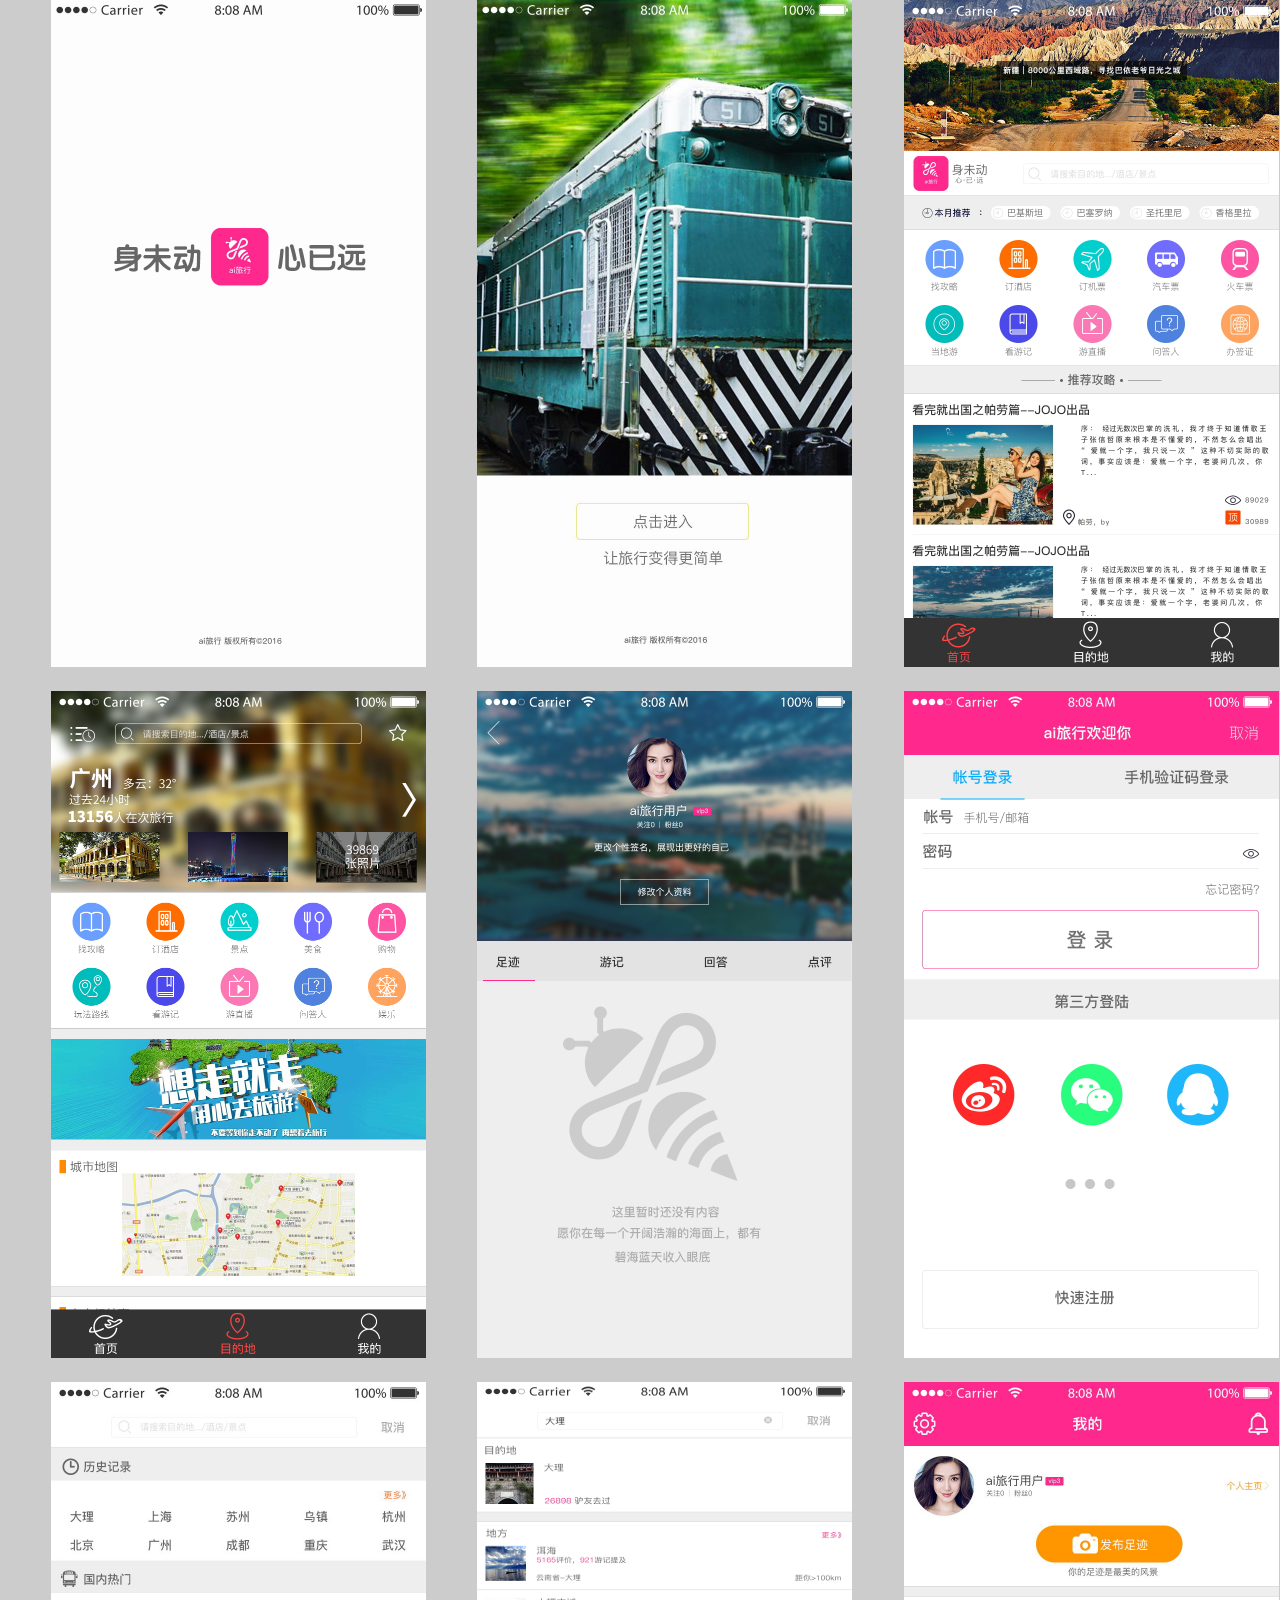
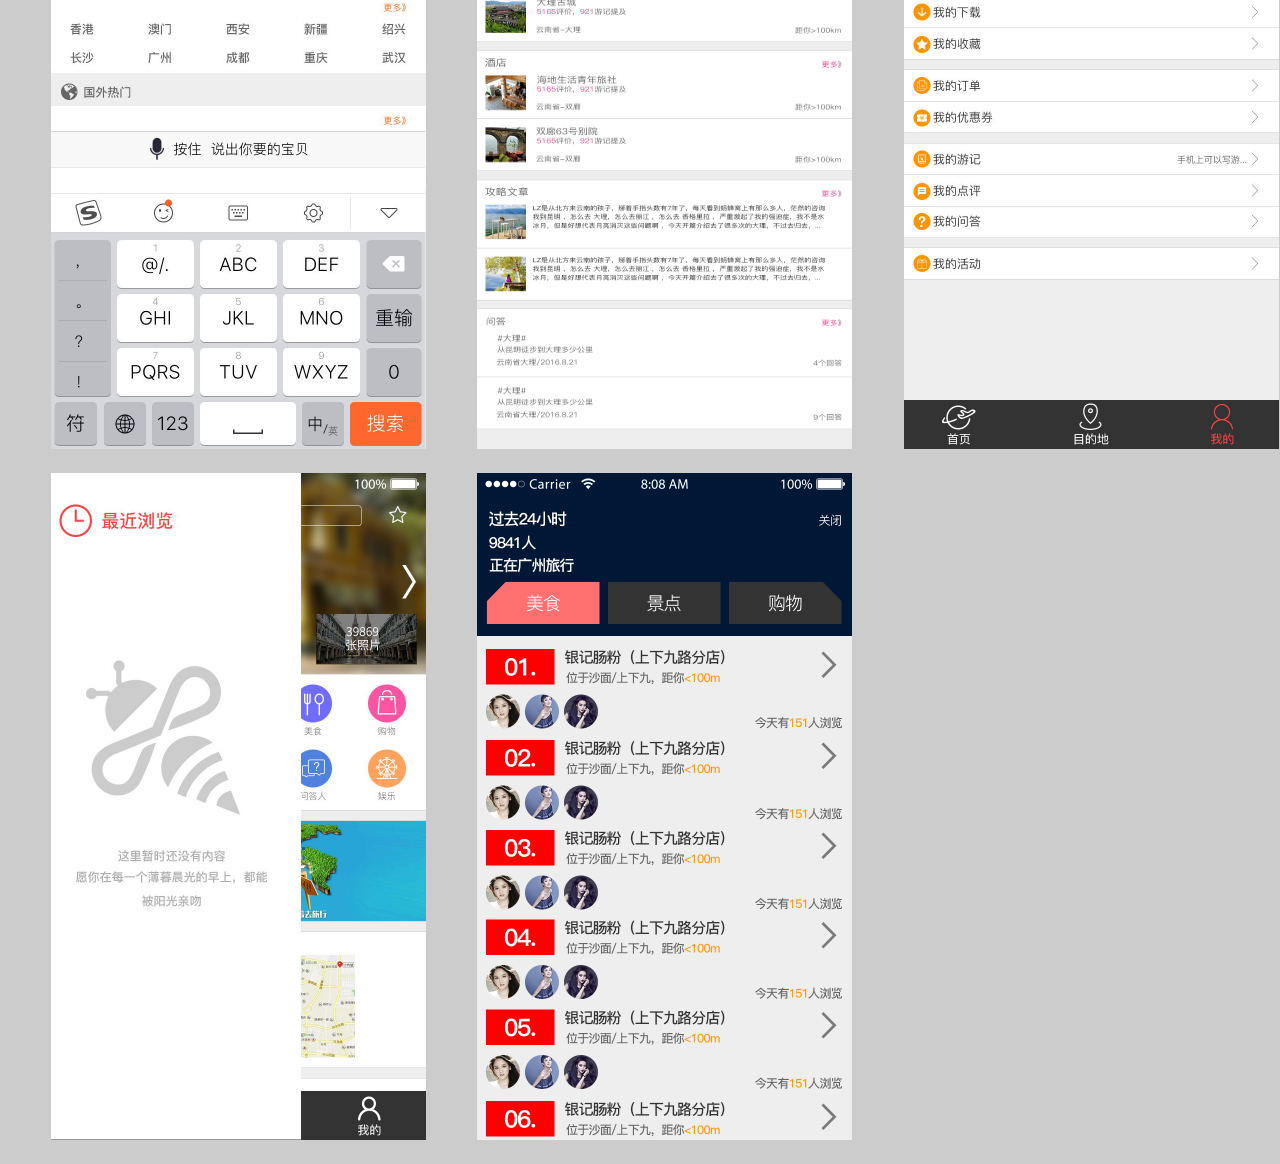
<file: app01/index.html>
<!DOCTYPE html>
<html>
	<head>
		<meta charset="UTF-8">
		<title>我的作品</title>
		<style>
			body{background-color: #ccc;}
			*{padding: 0;margin: 0; list-style: none;}
			li{float: left; margin-left: 4%; margin-bottom: 20px;}
			li img{height:667px;width: 375px;}
			
		</style>
	</head>
	<body>
		<ul>
			<!--<li><img src="1.jpg"/></li>-->
			<li><img src="2.jpg"/></li>
			<li><img src="3.jpg"/></li>
			<li><img src="4.jpg"/></li>
			<li><img src="5.jpg"/></li>
			<li><img src="6.jpg"/></li>
			<li><img src="7.jpg"/></li>
			<li><img src="8.jpg"/></li>
			<li><img src="9.jpg"/></li>
			<li><img src="10.jpg"/></li>
			<li><img src="11.jpg"/></li>
			<li><img src="12.jpg"/></li>
		</ul>
	</body>
</html>
</file>
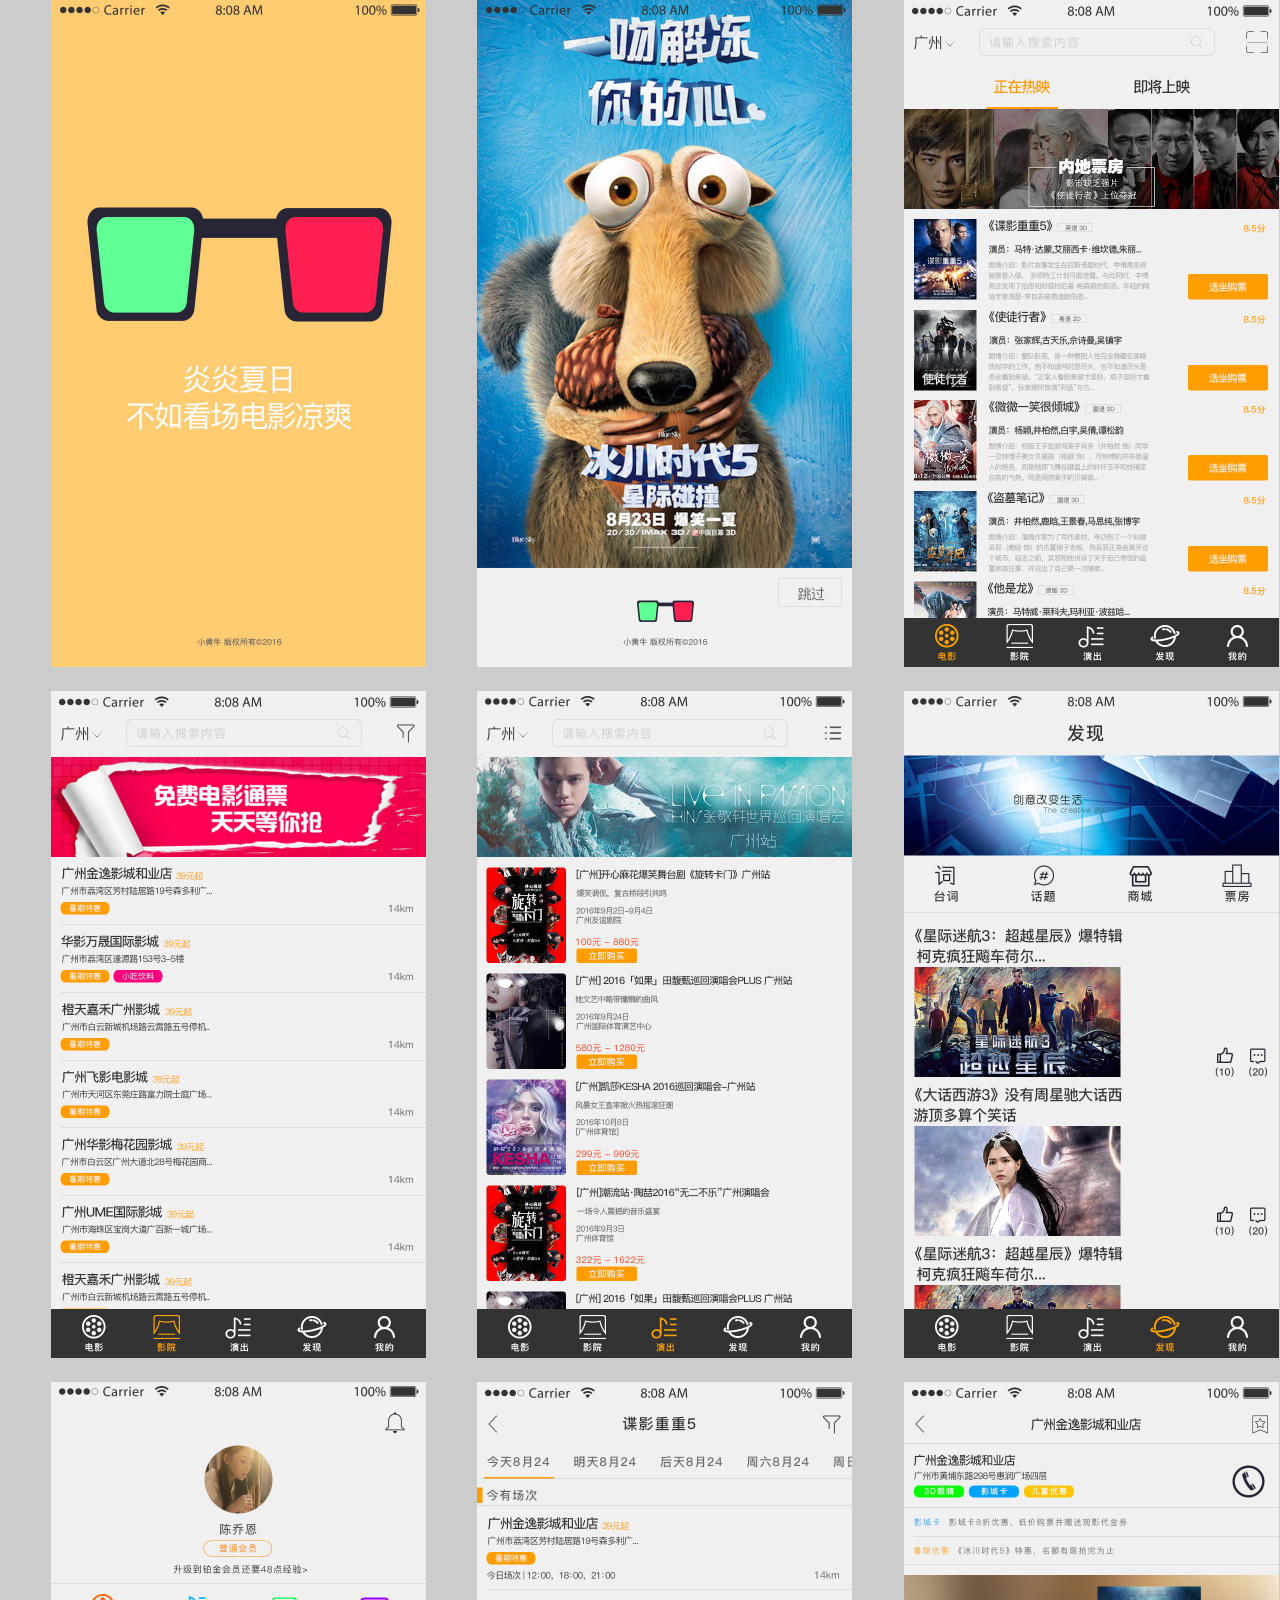
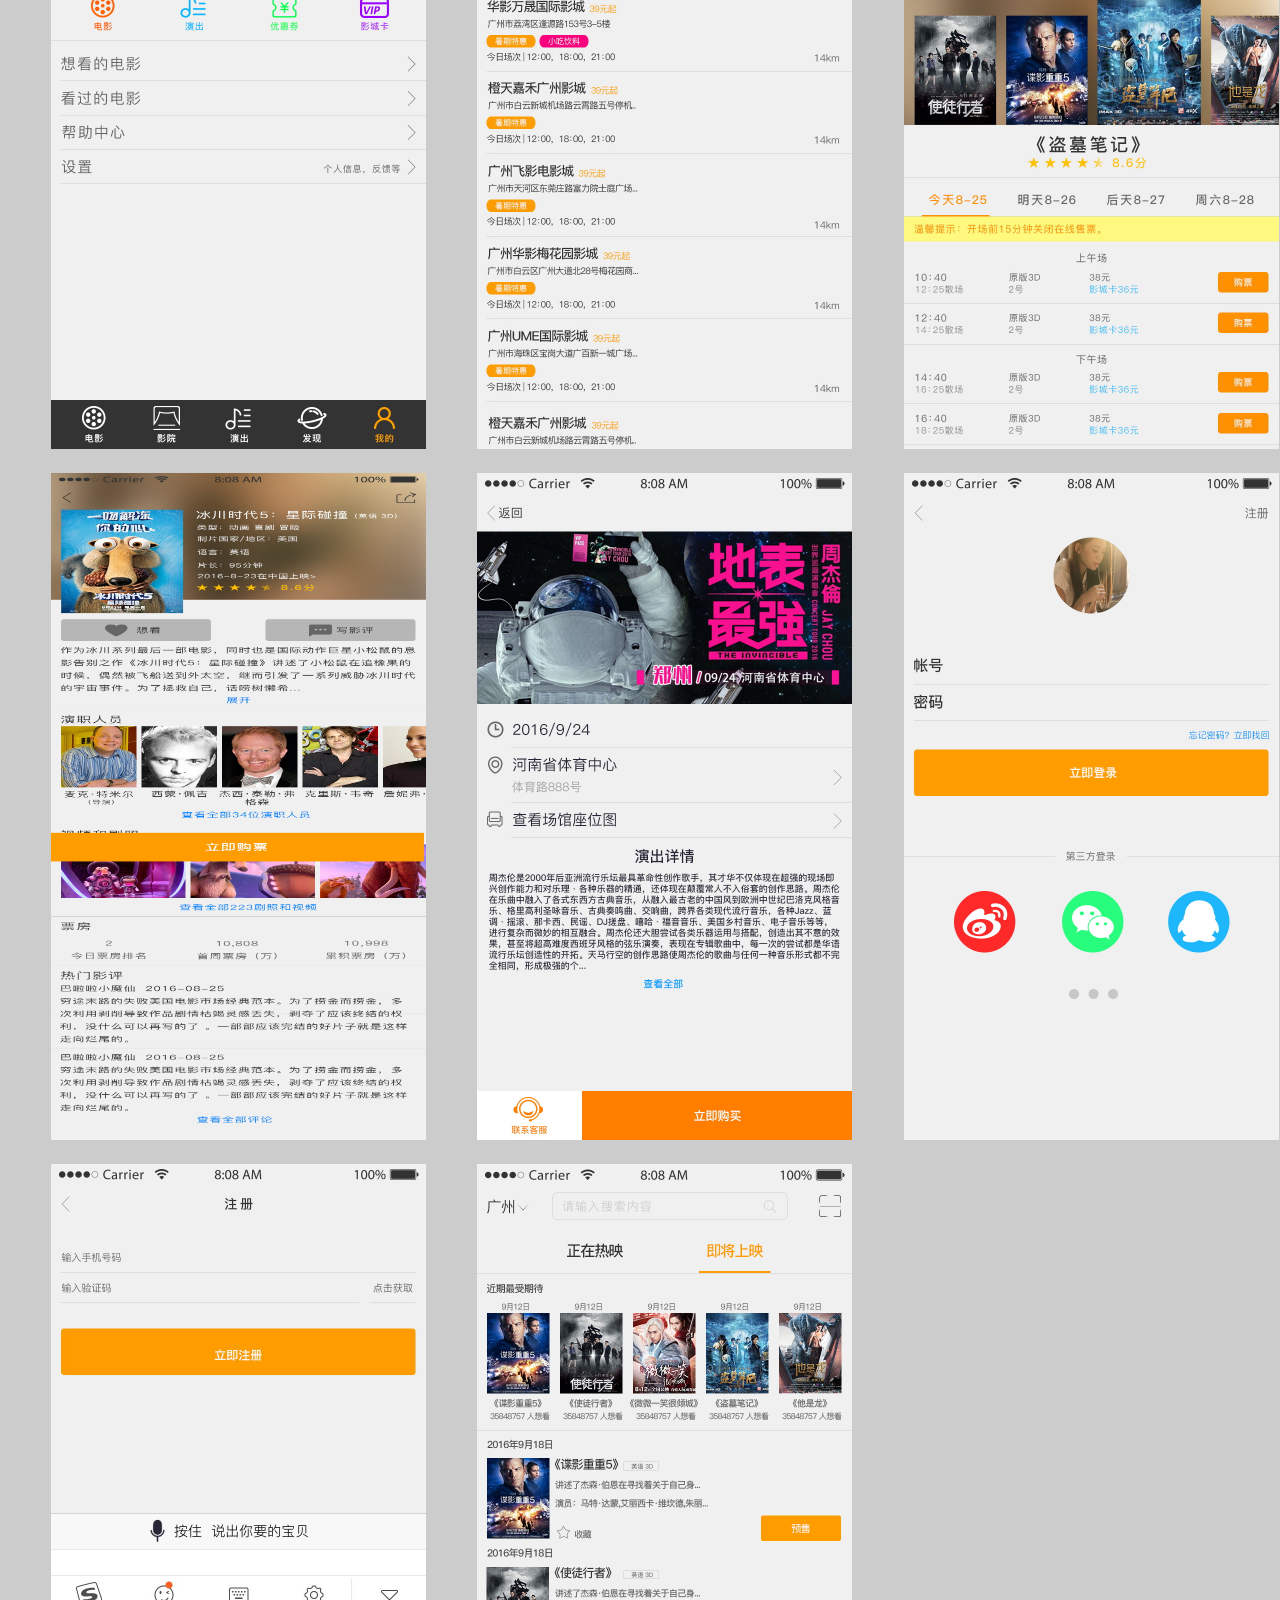
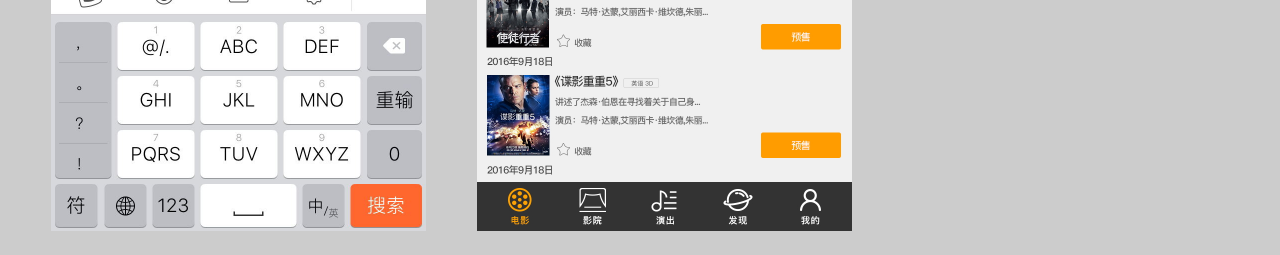
<file: app02/index2.html>
<!DOCTYPE html>
<html>
	<head>
		<meta charset="UTF-8">
		<title>我的作品</title>
		<style>
			body{background-color: #ccc;}
			*{padding: 0;margin: 0; list-style: none;}
			
			li{float: left; margin-left: 4%; margin-bottom: 20px;}
			li img{height:667px;width: 375px;}
			
		</style>
	</head>
	<body>
		<ul>
			<!--<li><img src="1.jpg"/></li>-->
			<li><img src="2.jpg"/></li>
			<li><img src="3.jpg"/></li>
			<li><img src="4.jpg"/></li>
			<li><img src="5.jpg"/></li>
			<li><img src="6.jpg"/></li>
			<li><img src="7.jpg"/></li>
			<li><img src="8.jpg"/></li>
			<li><img src="9.jpg"/></li>
			<li><img src="10.jpg"/></li>
			<li><img src="11.jpg"/></li>
			<li><img src="12.jpg"/></li>
			<li><img src="13.jpg"/></li>
			<li><img src="14.jpg"/></li>
			<li><img src="15.jpg"/></li>
		</ul>
	</body>
</html>
</file>
